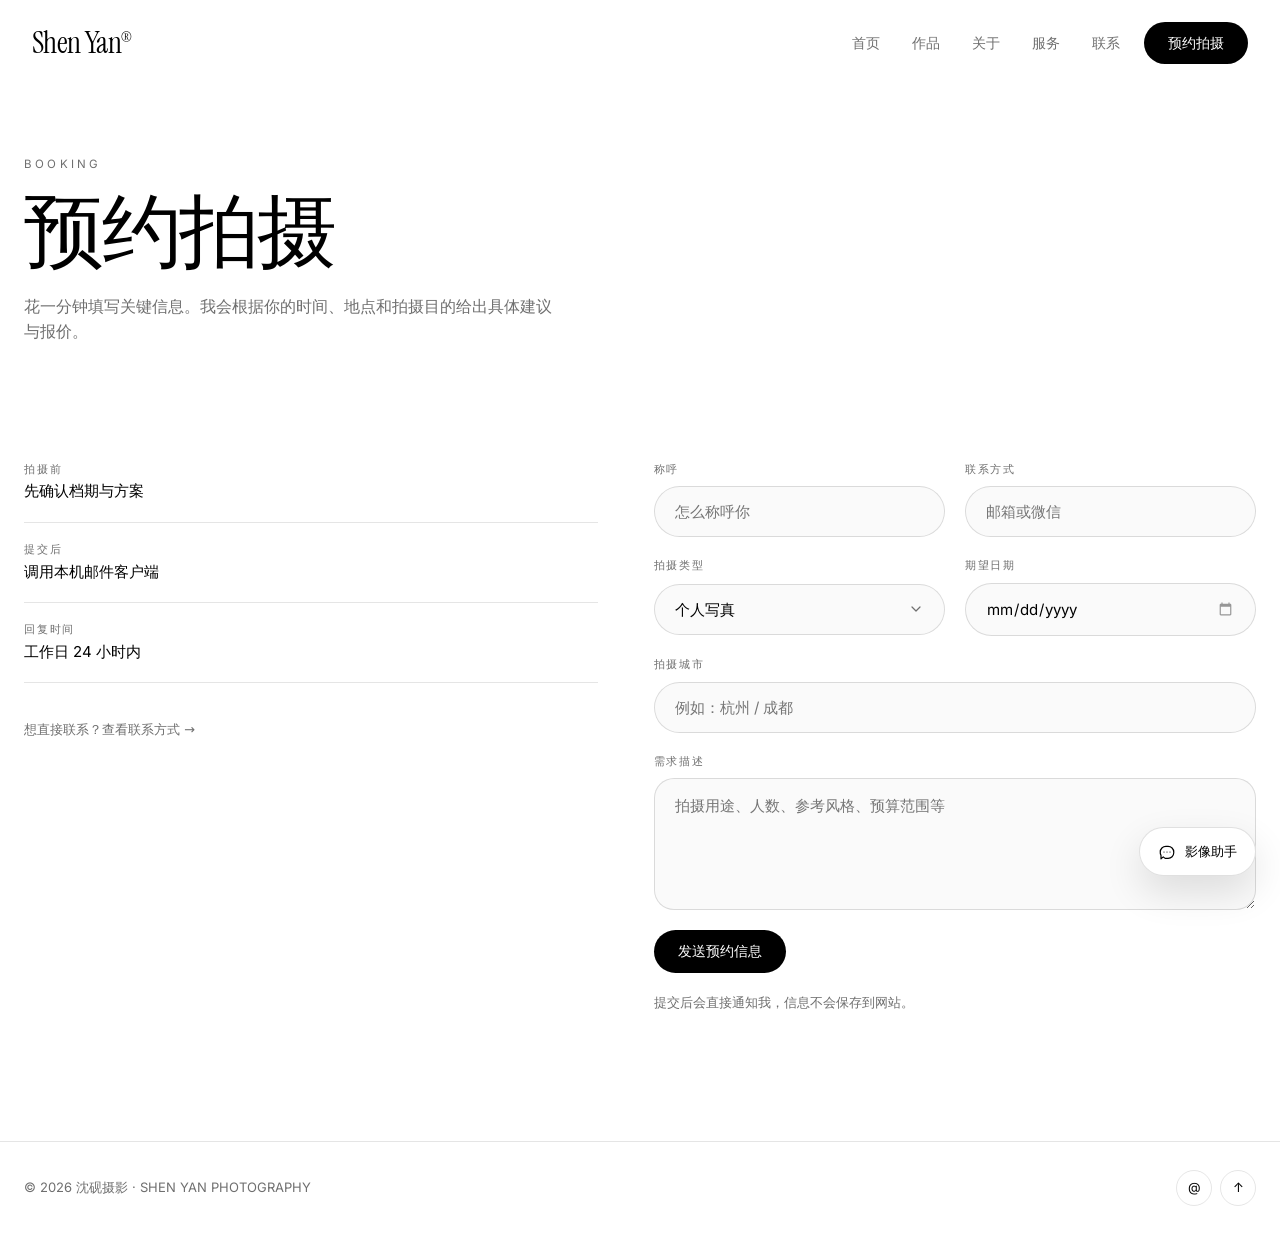
<file: photographer-portfolio/booking.html>
<!DOCTYPE html>
<html lang="zh-CN">
<head>
<meta charset="UTF-8" />
<meta name="viewport" content="width=device-width, initial-scale=1" />
<meta name="referrer" content="strict-origin-when-cross-origin" />
<title>预约拍摄 · 沈砚 SHEN YAN</title>
<meta name="description" content="向沈砚摄影发送拍摄预约信息。" />
<link rel="icon" href="favicon.ico" sizes="any" />
<link rel="icon" href="favicon.svg" type="image/svg+xml" />
<link rel="apple-touch-icon" href="apple-touch-icon.png" />
<meta property="og:type" content="website" />
<meta property="og:site_name" content="沈砚 SHEN YAN" />
<meta property="og:title" content="预约拍摄 · 沈砚 SHEN YAN" />
<meta property="og:description" content="向沈砚摄影发送拍摄预约信息。" />
<meta property="og:locale" content="zh_CN" />
<meta name="twitter:card" content="summary" />
<link rel="stylesheet" href="assets/fonts.css" />
<link rel="stylesheet" href="assets/cinematic.css" />
</head>
<body>
<header class="nav" id="nav">
  <div class="nav-inner">
    <a class="logo" href="index.html">Shen Yan<sup>&reg;</sup></a>
    <nav class="nav-menu" aria-label="主导航"><a href="index.html">首页</a><a href="work.html">作品</a><a href="about.html">关于</a><a href="services.html">服务</a><a href="contact.html">联系</a></nav>
    <a class="btn-pill nav-cta" href="booking.html" aria-current="page">预约拍摄</a>
    <button class="nav-toggle" id="navToggle" type="button" aria-label="打开菜单" aria-expanded="false" aria-controls="mobilePanel"><svg viewBox="0 0 24 24" fill="none" stroke="currentColor" stroke-width="1.8" stroke-linecap="round" aria-hidden="true"><path d="M4 7h16M4 12h16M4 17h16"/></svg></button>
  </div>
  <nav class="mobile-panel" id="mobilePanel" aria-label="移动导航"><a href="index.html">首页</a><a href="work.html">作品</a><a href="about.html">关于</a><a href="services.html">服务</a><a href="contact.html">联系</a><a class="mobile-cta" href="booking.html" aria-current="page">预约拍摄</a></nav>
</header>

<main id="top">
  <section class="page-head"><div class="container"><span class="eyebrow">Booking</span><h1>预约拍摄</h1><p class="page-head-desc">花一分钟填写关键信息。我会根据你的时间、地点和拍摄目的给出具体建议与报价。</p></div></section>
  <section class="section section--tight"><div class="container"><div class="contact">
    <div class="reveal"><div class="contact-row"><div><span>拍摄前</span><strong>先确认档期与方案</strong></div></div><div class="contact-row"><div><span>提交后</span><strong>调用本机邮件客户端</strong></div></div><div class="contact-row"><div><span>回复时间</span><strong>工作日 24 小时内</strong></div></div><div class="section-more"><a class="note" href="contact.html">想直接联系？查看联系方式 →</a></div></div>
    <form id="bookingForm" novalidate class="reveal">
      <div class="honeypot" aria-hidden="true"><label for="fWebsite">请勿填写此项</label><input id="fWebsite" name="website" type="text" tabindex="-1" autocomplete="off" /></div>
      <div class="form-row"><div class="field"><label for="fName">称呼</label><input id="fName" name="name" type="text" maxlength="40" autocomplete="name" placeholder="怎么称呼你" /></div><div class="field"><label for="fContact">联系方式</label><input id="fContact" name="contact" type="text" maxlength="120" autocomplete="email" placeholder="邮箱或微信" /></div></div>
      <div class="form-row"><div class="field"><label id="fTypeLabel">拍摄类型</label><div class="select-box" id="typeSelect"><button class="select-trigger" id="typeTrigger" type="button" aria-haspopup="listbox" aria-expanded="false" aria-labelledby="fTypeLabel"><span id="typeValue">个人写真</span><svg class="select-arrow" viewBox="0 0 24 24" fill="none" stroke="currentColor" stroke-width="1.8" stroke-linecap="round" stroke-linejoin="round" aria-hidden="true"><path d="m6 9 6 6 6-6"/></svg></button><ul class="select-menu" id="typeMenu" role="listbox" aria-labelledby="fTypeLabel"><li class="select-option" role="option" data-value="个人写真" aria-selected="true"><span>个人写真</span><svg class="select-check" viewBox="0 0 24 24" fill="none" stroke="currentColor" stroke-width="2" stroke-linecap="round" stroke-linejoin="round" aria-hidden="true"><path d="m5 13 4 4L19 7"/></svg></li><li class="select-option" role="option" data-value="商业拍摄" aria-selected="false"><span>商业拍摄</span><svg class="select-check" viewBox="0 0 24 24" fill="none" stroke="currentColor" stroke-width="2" stroke-linecap="round" stroke-linejoin="round" aria-hidden="true"><path d="m5 13 4 4L19 7"/></svg></li><li class="select-option" role="option" data-value="旅拍随行" aria-selected="false"><span>旅拍随行</span><svg class="select-check" viewBox="0 0 24 24" fill="none" stroke="currentColor" stroke-width="2" stroke-linecap="round" stroke-linejoin="round" aria-hidden="true"><path d="m5 13 4 4L19 7"/></svg></li><li class="select-option" role="option" data-value="活动现场" aria-selected="false"><span>活动现场</span><svg class="select-check" viewBox="0 0 24 24" fill="none" stroke="currentColor" stroke-width="2" stroke-linecap="round" stroke-linejoin="round" aria-hidden="true"><path d="m5 13 4 4L19 7"/></svg></li><li class="select-option" role="option" data-value="其他" aria-selected="false"><span>其他</span><svg class="select-check" viewBox="0 0 24 24" fill="none" stroke="currentColor" stroke-width="2" stroke-linecap="round" stroke-linejoin="round" aria-hidden="true"><path d="m5 13 4 4L19 7"/></svg></li></ul><input type="hidden" name="type" value="个人写真" /></div></div><div class="field"><label for="fDate">期望日期</label><input id="fDate" name="date" type="date" /></div></div>
      <div class="field"><label for="fCity">拍摄城市</label><input id="fCity" name="city" type="text" maxlength="80" autocomplete="address-level2" placeholder="例如：杭州 / 成都" /></div>
      <div class="field"><label for="fMsg">需求描述</label><textarea id="fMsg" name="message" maxlength="1000" placeholder="拍摄用途、人数、参考风格、预算范围等"></textarea></div>
      <button class="btn-pill booking-submit" type="submit">发送预约信息</button><p class="form-note" id="formNote">提交后会直接通知我，信息不会保存到网站。</p>
    </form>
  </div></div></section>
</main>

<footer><div class="container foot-inner"><span>© <span id="year"></span> 沈砚摄影 · SHEN YAN PHOTOGRAPHY</span><div class="social"><a href="mailto:hello@shenyan.photo" aria-label="发送邮件">@</a><a href="#top" aria-label="回到顶部">↑</a></div></div></footer>
<script src="assets/site.js"></script><script src="assets/cinematic.js"></script>
</body>
</html>
</file>
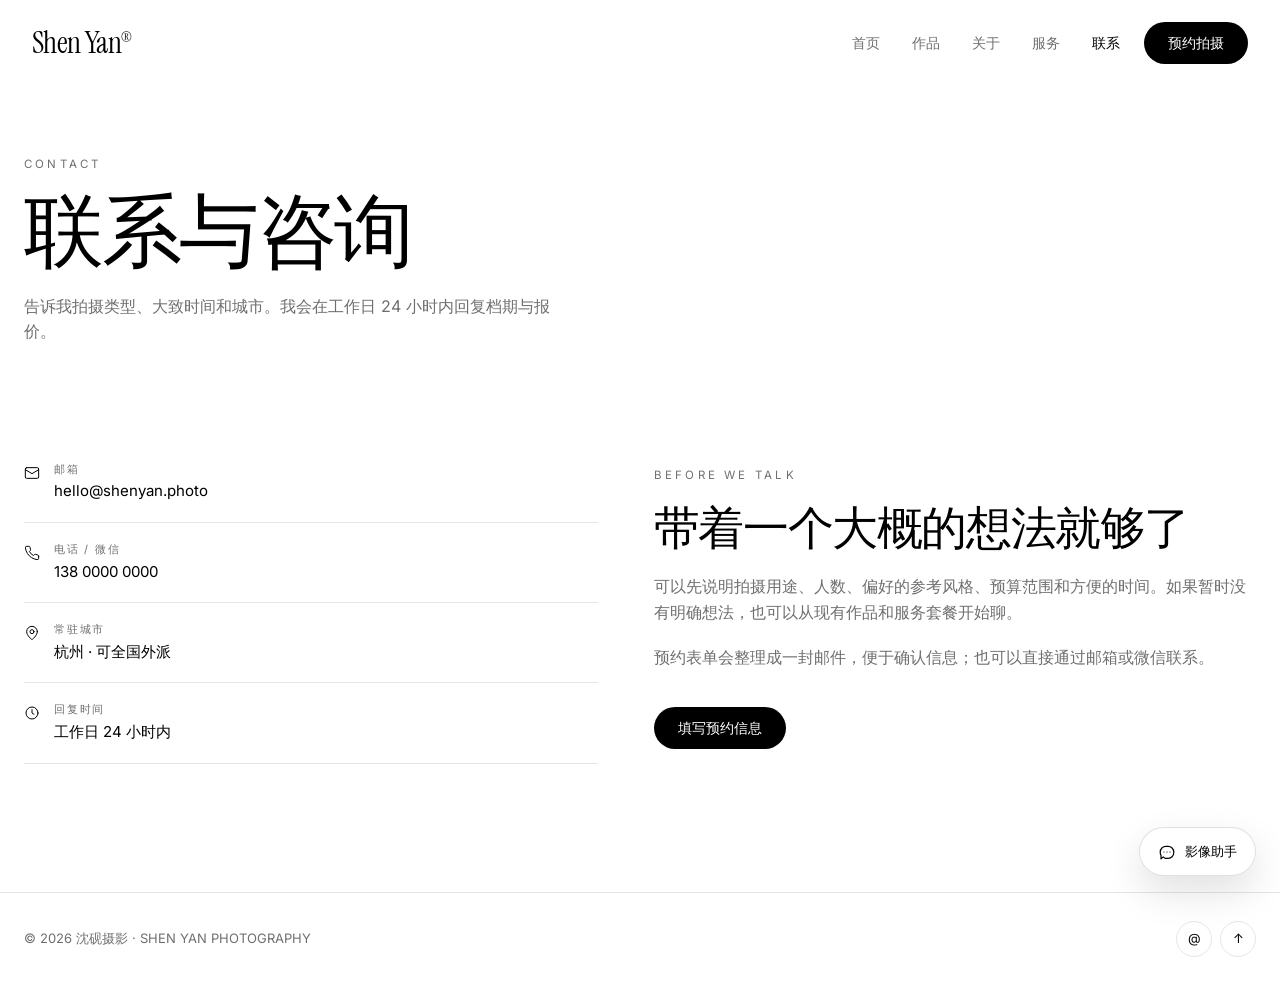
<file: photographer-portfolio/contact.html>
<!DOCTYPE html>
<html lang="zh-CN">
<head>
<meta charset="UTF-8" />
<meta name="viewport" content="width=device-width, initial-scale=1" />
<meta name="referrer" content="strict-origin-when-cross-origin" />
<title>联系 · 沈砚 SHEN YAN</title>
<meta name="description" content="联系沈砚摄影，咨询档期、报价与拍摄方案。" />
<link rel="icon" href="favicon.ico" sizes="any" />
<link rel="icon" href="favicon.svg" type="image/svg+xml" />
<link rel="apple-touch-icon" href="apple-touch-icon.png" />
<meta property="og:type" content="website" />
<meta property="og:site_name" content="沈砚 SHEN YAN" />
<meta property="og:title" content="联系 · 沈砚 SHEN YAN" />
<meta property="og:description" content="联系沈砚摄影，咨询档期、报价与拍摄方案。" />
<meta property="og:locale" content="zh_CN" />
<meta name="twitter:card" content="summary" />
<link rel="stylesheet" href="assets/fonts.css" />
<link rel="stylesheet" href="assets/cinematic.css" />
</head>
<body>
<header class="nav" id="nav">
  <div class="nav-inner">
    <a class="logo" href="index.html">Shen Yan<sup>&reg;</sup></a>
    <nav class="nav-menu" aria-label="主导航">
      <a href="index.html">首页</a><a href="work.html">作品</a><a href="about.html">关于</a><a href="services.html">服务</a><a href="contact.html" class="active" aria-current="page">联系</a>
    </nav>
    <a class="btn-pill nav-cta" href="booking.html">预约拍摄</a>
    <button class="nav-toggle" id="navToggle" type="button" aria-label="打开菜单" aria-expanded="false" aria-controls="mobilePanel"><svg viewBox="0 0 24 24" fill="none" stroke="currentColor" stroke-width="1.8" stroke-linecap="round" aria-hidden="true"><path d="M4 7h16M4 12h16M4 17h16"/></svg></button>
  </div>
  <nav class="mobile-panel" id="mobilePanel" aria-label="移动导航"><a href="index.html">首页</a><a href="work.html">作品</a><a href="about.html">关于</a><a href="services.html">服务</a><a href="contact.html" class="active" aria-current="page">联系</a><a class="mobile-cta" href="booking.html">预约拍摄</a></nav>
</header>

<main id="top">
  <section class="page-head"><div class="container"><span class="eyebrow">Contact</span><h1>联系与咨询</h1><p class="page-head-desc">告诉我拍摄类型、大致时间和城市。我会在工作日 24 小时内回复档期与报价。</p></div></section>
  <section class="section section--tight">
    <div class="container"><div class="contact">
      <div class="reveal">
        <div class="contact-row"><svg viewBox="0 0 24 24" fill="none" stroke="currentColor" stroke-width="1.5" stroke-linecap="round" stroke-linejoin="round" aria-hidden="true"><rect x="2" y="4" width="20" height="16" rx="2"/><path d="m2 7 10 6 10-6"/></svg><div><span>邮箱</span><strong>hello@shenyan.photo</strong></div></div>
        <div class="contact-row"><svg viewBox="0 0 24 24" fill="none" stroke="currentColor" stroke-width="1.5" stroke-linecap="round" stroke-linejoin="round" aria-hidden="true"><path d="M22 16.9v3a2 2 0 0 1-2.2 2 19.8 19.8 0 0 1-8.6-3.1 19.5 19.5 0 0 1-6-6A19.8 19.8 0 0 1 2.1 4.2 2 2 0 0 1 4.1 2h3a2 2 0 0 1 2 1.7c.1 1 .4 1.9.7 2.8a2 2 0 0 1-.5 2.1L8.1 9.8a16 16 0 0 0 6 6l1.2-1.2a2 2 0 0 1 2.1-.5c.9.3 1.8.6 2.8.7a2 2 0 0 1 1.8 2.1Z"/></svg><div><span>电话 / 微信</span><strong>138 0000 0000</strong></div></div>
        <div class="contact-row"><svg viewBox="0 0 24 24" fill="none" stroke="currentColor" stroke-width="1.5" stroke-linecap="round" stroke-linejoin="round" aria-hidden="true"><path d="M20 10c0 6-8 12-8 12s-8-6-8-12a8 8 0 0 1 16 0Z"/><circle cx="12" cy="10" r="3"/></svg><div><span>常驻城市</span><strong>杭州 · 可全国外派</strong></div></div>
        <div class="contact-row"><svg viewBox="0 0 24 24" fill="none" stroke="currentColor" stroke-width="1.5" stroke-linecap="round" stroke-linejoin="round" aria-hidden="true"><circle cx="12" cy="12" r="9"/><path d="M12 7v5l3 2"/></svg><div><span>回复时间</span><strong>工作日 24 小时内</strong></div></div>
      </div>
      <div class="about-body reveal"><span class="eyebrow">Before We Talk</span><h2>带着一个大概的想法就够了</h2><p>可以先说明拍摄用途、人数、偏好的参考风格、预算范围和方便的时间。如果暂时没有明确想法，也可以从现有作品和服务套餐开始聊。</p><p>预约表单会整理成一封邮件，便于确认信息；也可以直接通过邮箱或微信联系。</p><div class="section-more"><a class="btn-pill" href="booking.html">填写预约信息</a></div></div>
    </div></div>
  </section>
</main>

<footer><div class="container foot-inner"><span>© <span id="year"></span> 沈砚摄影 · SHEN YAN PHOTOGRAPHY</span><div class="social"><a href="mailto:hello@shenyan.photo" aria-label="发送邮件">@</a><a href="#top" aria-label="回到顶部">↑</a></div></div></footer>
<script src="assets/site.js"></script><script src="assets/cinematic.js"></script>
</body>
</html>
</file>
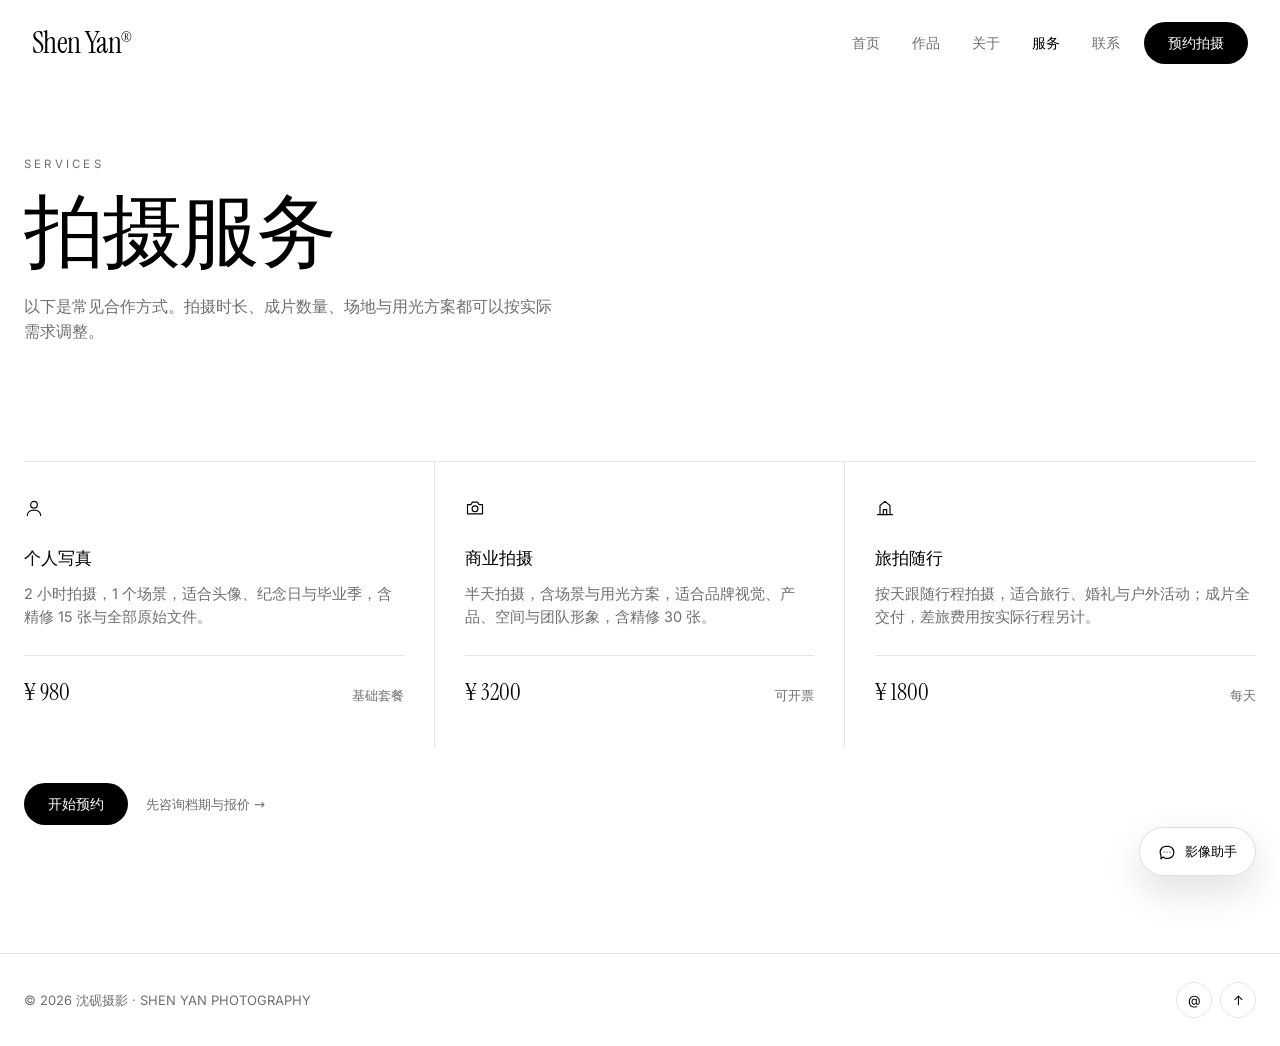
<file: photographer-portfolio/services.html>
<!DOCTYPE html>
<html lang="zh-CN">
<head>
<meta charset="UTF-8" />
<meta name="viewport" content="width=device-width, initial-scale=1" />
<meta name="referrer" content="strict-origin-when-cross-origin" />
<title>拍摄服务 · 沈砚 SHEN YAN</title>
<meta name="description" content="沈砚摄影的个人写真、商业拍摄与旅拍随行服务。" />
<link rel="icon" href="favicon.ico" sizes="any" />
<link rel="icon" href="favicon.svg" type="image/svg+xml" />
<link rel="apple-touch-icon" href="apple-touch-icon.png" />
<meta property="og:type" content="website" />
<meta property="og:site_name" content="沈砚 SHEN YAN" />
<meta property="og:title" content="拍摄服务 · 沈砚 SHEN YAN" />
<meta property="og:description" content="沈砚摄影的个人写真、商业拍摄与旅拍随行服务。" />
<meta property="og:locale" content="zh_CN" />
<meta name="twitter:card" content="summary" />
<link rel="stylesheet" href="assets/fonts.css" />
<link rel="stylesheet" href="assets/cinematic.css" />
</head>
<body>
<header class="nav" id="nav">
  <div class="nav-inner">
    <a class="logo" href="index.html">Shen Yan<sup>&reg;</sup></a>
    <nav class="nav-menu" aria-label="主导航">
      <a href="index.html">首页</a><a href="work.html">作品</a><a href="about.html">关于</a><a href="services.html" class="active" aria-current="page">服务</a><a href="contact.html">联系</a>
    </nav>
    <a class="btn-pill nav-cta" href="booking.html">预约拍摄</a>
    <button class="nav-toggle" id="navToggle" type="button" aria-label="打开菜单" aria-expanded="false" aria-controls="mobilePanel">
      <svg viewBox="0 0 24 24" fill="none" stroke="currentColor" stroke-width="1.8" stroke-linecap="round" aria-hidden="true"><path d="M4 7h16M4 12h16M4 17h16"/></svg>
    </button>
  </div>
  <nav class="mobile-panel" id="mobilePanel" aria-label="移动导航">
    <a href="index.html">首页</a><a href="work.html">作品</a><a href="about.html">关于</a><a href="services.html" class="active" aria-current="page">服务</a><a href="contact.html">联系</a><a class="mobile-cta" href="booking.html">预约拍摄</a>
  </nav>
</header>

<main id="top">
  <section class="page-head">
    <div class="container">
      <span class="eyebrow">Services</span>
      <h1>拍摄服务</h1>
      <p class="page-head-desc">以下是常见合作方式。拍摄时长、成片数量、场地与用光方案都可以按实际需求调整。</p>
    </div>
  </section>

  <section class="section section--tight">
    <div class="container">
      <div class="services">
        <article class="service reveal">
          <svg viewBox="0 0 24 24" fill="none" stroke="currentColor" stroke-width="1.4" stroke-linecap="round" stroke-linejoin="round" aria-hidden="true"><circle cx="12" cy="8" r="4"/><path d="M4 21c0-4 3.6-6.5 8-6.5s8 2.5 8 6.5"/></svg>
          <h3>个人写真</h3><p>2 小时拍摄，1 个场景，适合头像、纪念日与毕业季，含精修 15 张与全部原始文件。</p><div class="price"><b>¥ 980</b><small>基础套餐</small></div>
        </article>
        <article class="service reveal">
          <svg viewBox="0 0 24 24" fill="none" stroke="currentColor" stroke-width="1.4" stroke-linecap="round" stroke-linejoin="round" aria-hidden="true"><path d="M3 8h4l2-3h6l2 3h4v11H3z"/><circle cx="12" cy="13" r="3.5"/></svg>
          <h3>商业拍摄</h3><p>半天拍摄，含场景与用光方案，适合品牌视觉、产品、空间与团队形象，含精修 30 张。</p><div class="price"><b>¥ 3200</b><small>可开票</small></div>
        </article>
        <article class="service reveal">
          <svg viewBox="0 0 24 24" fill="none" stroke="currentColor" stroke-width="1.4" stroke-linecap="round" stroke-linejoin="round" aria-hidden="true"><path d="M3 20h18M6 20V9l6-5 6 5v11"/><path d="M10 20v-6h4v6"/></svg>
          <h3>旅拍随行</h3><p>按天跟随行程拍摄，适合旅行、婚礼与户外活动；成片全交付，差旅费用按实际行程另计。</p><div class="price"><b>¥ 1800</b><small>每天</small></div>
        </article>
      </div>
      <div class="section-more reveal">
        <a class="btn-pill" href="booking.html">开始预约</a>
        <a class="note" href="contact.html">先咨询档期与报价 →</a>
      </div>
    </div>
  </section>
</main>

<footer><div class="container foot-inner"><span>© <span id="year"></span> 沈砚摄影 · SHEN YAN PHOTOGRAPHY</span><div class="social"><a href="mailto:hello@shenyan.photo" aria-label="发送邮件">@</a><a href="#top" aria-label="回到顶部">↑</a></div></div></footer>
<script src="assets/site.js"></script>
<script src="assets/cinematic.js"></script>
</body>
</html>
</file>
<file: photographer-portfolio/assets/fonts.css>
/* ============================================================
   字体：本地自托管，不再依赖 Google Fonts CDN
   标题 Instrument Serif（静态 400）· 正文 Inter（可变字体 300-600）
   两者均为 SIL Open Font License 1.1
   版权声明与许可全文：fonts/OFL.txt
   来源与更新方式：fonts/README.txt
   ============================================================ */

/* ---------- Instrument Serif · 常规 ---------- */
@font-face{
  font-family:"Instrument Serif";
  font-style:normal;
  font-weight:400;
  font-display:swap;
  src:url("fonts/instrument-serif-400.woff2") format("woff2");
  unicode-range:U+0000-00FF,U+0131,U+0152-0153,U+02BB-02BC,U+02C6,U+02DA,U+02DC,U+0304,U+0308,U+0329,U+2000-206F,U+20AC,U+2122,U+2191,U+2193,U+2212,U+2215,U+FEFF,U+FFFD;
}
@font-face{
  font-family:"Instrument Serif";
  font-style:normal;
  font-weight:400;
  font-display:swap;
  src:url("fonts/instrument-serif-400-latin-ext.woff2") format("woff2");
  unicode-range:U+0100-02BA,U+02BD-02C5,U+02C7-02CC,U+02CE-02D7,U+02DD-02FF,U+0304,U+0308,U+0329,U+1D00-1DBF,U+1E00-1E9F,U+1EF2-1EFF,U+2020,U+20A0-20AB,U+20AD-20C0,U+2113,U+2C60-2C7F,U+A720-A7FF;
}

/* ---------- Instrument Serif · 斜体 ---------- */
@font-face{
  font-family:"Instrument Serif";
  font-style:italic;
  font-weight:400;
  font-display:swap;
  src:url("fonts/instrument-serif-italic-400.woff2") format("woff2");
  unicode-range:U+0000-00FF,U+0131,U+0152-0153,U+02BB-02BC,U+02C6,U+02DA,U+02DC,U+0304,U+0308,U+0329,U+2000-206F,U+20AC,U+2122,U+2191,U+2193,U+2212,U+2215,U+FEFF,U+FFFD;
}
@font-face{
  font-family:"Instrument Serif";
  font-style:italic;
  font-weight:400;
  font-display:swap;
  src:url("fonts/instrument-serif-italic-400-latin-ext.woff2") format("woff2");
  unicode-range:U+0100-02BA,U+02BD-02C5,U+02C7-02CC,U+02CE-02D7,U+02DD-02FF,U+0304,U+0308,U+0329,U+1D00-1DBF,U+1E00-1E9F,U+1EF2-1EFF,U+2020,U+20A0-20AB,U+20AD-20C0,U+2113,U+2C60-2C7F,U+A720-A7FF;
}

/* ---------- Inter · 可变字重 300-600（单文件覆盖四个字重） ---------- */
@font-face{
  font-family:"Inter";
  font-style:normal;
  font-weight:300 600;
  font-display:swap;
  src:url("fonts/inter-300-600.woff2") format("woff2");
  unicode-range:U+0000-00FF,U+0131,U+0152-0153,U+02BB-02BC,U+02C6,U+02DA,U+02DC,U+0304,U+0308,U+0329,U+2000-206F,U+20AC,U+2122,U+2191,U+2193,U+2212,U+2215,U+FEFF,U+FFFD;
}
@font-face{
  font-family:"Inter";
  font-style:normal;
  font-weight:300 600;
  font-display:swap;
  src:url("fonts/inter-300-600-latin-ext.woff2") format("woff2");
  unicode-range:U+0100-02BA,U+02BD-02C5,U+02C7-02CC,U+02CE-02D7,U+02DD-02FF,U+0304,U+0308,U+0329,U+1D00-1DBF,U+1E00-1E9F,U+1EF2-1EFF,U+2020,U+20A0-20AB,U+20AD-20C0,U+2113,U+2C60-2C7F,U+A720-A7FF;
}
</file>
<file: photographer-portfolio/assets/cinematic.css>
/* ============================================================
   电影感浅色主题
   标题：Instrument Serif   正文：Inter
   ============================================================ */
:root{
  --bg:#FFFFFF;
  --ink:#000000;
  --muted:#6F6F6F;
  --line:rgba(0,0,0,.10);
  --serif:"Instrument Serif","Iowan Old Style","Palatino Linotype",Georgia,"Songti SC",serif;
  --sans:"Inter","PingFang SC","Hiragino Sans GB","Microsoft YaHei",system-ui,-apple-system,"Segoe UI",sans-serif;
  --ease-out:cubic-bezier(.16,1,.3,1);
  --shell:1280px;
}

*,*::before,*::after{box-sizing:border-box}
html{scroll-behavior:smooth}
body{
  margin:0;background:var(--bg);color:var(--ink);
  font-family:var(--sans);font-size:16px;line-height:1.6;
  -webkit-font-smoothing:antialiased;overflow-x:hidden;
}
img,video{display:block;max-width:100%}
button{font:inherit;color:inherit;background:none;border:0;cursor:pointer}
a{color:inherit;text-decoration:none}
h1,h2,h3{margin:0;font-weight:400;letter-spacing:0}

.container{width:100%;max-width:var(--shell);margin:0 auto;padding:0 24px}
.eyebrow{font-size:11.5px;letter-spacing:.28em;text-transform:uppercase;color:var(--muted)}
.note{font-size:13px;color:var(--muted)}

/* ============================================================
   入场动画
   ============================================================ */
@keyframes fade-rise{
  from{opacity:0;transform:translateY(20px)}
  to{opacity:1;transform:translateY(0)}
}
.animate-fade-rise{animation:fade-rise .8s var(--ease-out) both}
.animate-fade-rise-delay{animation:fade-rise .8s var(--ease-out) .2s both}
.animate-fade-rise-delay-2{animation:fade-rise .8s var(--ease-out) .4s both}

.reveal{opacity:0;transform:translateY(20px);transition:opacity .8s var(--ease-out),transform .8s var(--ease-out)}
.reveal.in{opacity:1;transform:none}

/* ============================================================
   按钮
   ============================================================ */
.btn-pill{
  display:inline-flex;align-items:center;justify-content:center;gap:8px;
  border-radius:999px;padding:10px 24px;font-size:14px;
  background:var(--ink);color:#FFFFFF;
  transition:transform .3s var(--ease-out),background .3s var(--ease-out);
}
.btn-pill:hover,.btn-pill:focus-visible{transform:scale(1.03)}
.btn-pill svg{width:15px;height:15px}

/* ============================================================
   导航
   ============================================================ */
.nav{position:fixed;top:0;left:0;right:0;z-index:50;transition:background .4s var(--ease-out),box-shadow .4s var(--ease-out)}
.nav.scrolled{background:rgba(255,255,255,.86);box-shadow:0 1px 0 var(--line);
  -webkit-backdrop-filter:blur(14px);backdrop-filter:blur(14px)}
.nav-inner{
  display:flex;justify-content:space-between;align-items:center;gap:24px;
  padding:22px 32px;max-width:var(--shell);margin:0 auto;
}
.logo{font-family:var(--serif);font-size:30px;line-height:1;letter-spacing:-.02em;white-space:nowrap}
.logo sup{font-size:.42em;vertical-align:super;letter-spacing:0}

.nav-menu{display:flex;align-items:center;gap:32px;margin-left:auto}
.nav-menu a{font-size:14px;color:var(--muted);transition:color .25s var(--ease-out)}
.nav-menu a:hover,.nav-menu a:focus-visible{color:var(--ink)}
.nav-menu a.active{color:var(--ink)}

.nav-toggle{display:none;width:40px;height:40px;place-items:center;border-radius:999px;margin-left:4px}
.nav-toggle svg{width:20px;height:20px}
.mobile-panel{display:none;flex-direction:column;padding:8px 24px 20px;background:rgba(255,255,255,.96);
  -webkit-backdrop-filter:blur(14px);backdrop-filter:blur(14px);border-top:1px solid var(--line)}
.mobile-panel a{padding:12px 4px;font-size:15px;color:var(--muted);border-bottom:1px solid var(--line)}
.mobile-panel a:hover{color:var(--ink)}
.mobile-panel .mobile-cta{color:var(--ink);font-weight:500;border-bottom:0}
.nav.open .mobile-panel{display:flex}

/* ============================================================
   首屏：视频背景
   ============================================================ */
.hero{position:relative;min-height:100vh;width:100%;overflow:hidden}

.hero-video-wrap{
  position:absolute;left:0;right:0;bottom:0;top:300px;z-index:0;overflow:hidden;
  background:linear-gradient(150deg,#e9e6e1 0%,#d8d3cd 48%,#c9c3bc 100%);
  -webkit-mask-image:linear-gradient(180deg,transparent 0,#000 110px);
  mask-image:linear-gradient(180deg,transparent 0,#000 110px);
}
.hero-video{width:100%;height:100%;object-fit:cover;opacity:1;will-change:opacity}

.hero-overlay{
  position:absolute;inset:0;z-index:1;pointer-events:none;
  background:linear-gradient(180deg,#FFFFFF 0%,rgba(255,255,255,0) 42%,rgba(255,255,255,0) 54%,#FFFFFF 100%);
}

.hero-content{
  position:relative;z-index:10;min-height:100vh;
  display:flex;flex-direction:column;align-items:center;justify-content:center;text-align:center;
  padding:calc(8rem - 75px) 24px 10rem;
}
.hero h1{
  font-family:var(--serif);font-size:clamp(2.75rem,7.5vw,6rem);
  line-height:.95;letter-spacing:-2.46px;max-width:var(--shell);
}
.hero h1 em{font-style:italic;color:var(--muted)}
.hero-desc{
  font-size:1rem;line-height:1.7;color:var(--muted);
  max-width:42rem;margin:32px 0 0;
}
.hero-cta{margin-top:48px;padding:20px 56px;font-size:1rem}

/* ============================================================
   内容区块
   ============================================================ */
.section{position:relative;padding:clamp(76px,10vw,132px) 0}
.section-head{max-width:62ch}
.section-head h2{
  font-family:var(--serif);font-size:clamp(2rem,4.4vw,3.4rem);
  line-height:1.05;letter-spacing:-.03em;margin-top:18px;
}
.section-head .lead{color:var(--muted);margin:18px 0 0}
.section-more{display:flex;align-items:center;gap:18px;flex-wrap:wrap;margin-top:36px}

/* ---------- 作品 ---------- */
.gallery{column-count:3;column-gap:20px;margin-top:46px}
.tile{
  position:relative;break-inside:avoid;margin:0 0 20px;overflow:hidden;
  border-radius:2px;background:#EFEDEA;cursor:zoom-in;
}
.tile img{width:100%;height:100%;object-fit:cover;transition:transform .8s var(--ease-out)}
.tile:hover img,.tile:focus-visible img{transform:scale(1.04)}
.tile:focus-visible{outline:2px solid var(--ink);outline-offset:2px}
.tile-meta{
  position:absolute;left:0;right:0;bottom:0;padding:16px;color:#fff;
  display:flex;align-items:center;justify-content:space-between;gap:12px;
  background:linear-gradient(180deg,rgba(0,0,0,0),rgba(0,0,0,.58));
  opacity:0;transition:opacity .4s var(--ease-out);
}
.tile:hover .tile-meta,.tile:focus-visible .tile-meta{opacity:1}
.tile-meta strong{display:block;font-size:14px;font-weight:500}
.tile-meta small{font-size:11.5px;opacity:.76}
.tile-meta .cat{font-size:10.5px;letter-spacing:.16em;text-transform:uppercase;
  border:1px solid rgba(255,255,255,.55);border-radius:999px;padding:3px 10px;flex-shrink:0}
.r-45{aspect-ratio:4/5}
.r-23{aspect-ratio:2/3}
.r-11{aspect-ratio:1/1}
.r-32{aspect-ratio:3/2}
.r-169{aspect-ratio:16/9}
.r-34{aspect-ratio:3/4}

/* ---------- 关于 ---------- */
.about{display:grid;grid-template-columns:minmax(0,.9fr) minmax(0,1fr);gap:64px;align-items:center}
.about-figure{margin:0;overflow:hidden;border-radius:2px;background:#EFEDEA}
.about-figure img{width:100%;aspect-ratio:4/5;object-fit:cover}
.about-figure figcaption{font-size:12px;color:var(--muted);margin-top:12px}
.about-body h2{
  font-family:var(--serif);font-size:clamp(1.9rem,3.6vw,3rem);
  line-height:1.08;letter-spacing:-.03em;margin:18px 0 0;
}
.about-body p{color:var(--muted);margin:20px 0 0}
.about-list{
  list-style:none;padding:0;margin:38px 0 0;display:grid;grid-template-columns:1fr 1fr;
  border-top:1px solid var(--line);border-left:1px solid var(--line);
}
.about-list li{padding:20px 22px;border-right:1px solid var(--line);border-bottom:1px solid var(--line)}
.about-list b{display:block;font-family:var(--serif);font-size:1.35rem;font-weight:400;margin-bottom:2px}
.about-list small{color:var(--muted);font-size:12.5px}

/* ---------- 服务 ---------- */
.services{display:grid;grid-template-columns:repeat(3,minmax(0,1fr));margin-top:52px;border-top:1px solid var(--line)}
.service{padding:36px 30px;border-right:1px solid var(--line)}
.service:first-child{padding-left:0}
.service:last-child{border-right:0;padding-right:0}
.service svg{width:20px;height:20px;margin-bottom:20px}
.service h3{font-size:1.05rem;font-weight:500;margin-bottom:10px}
.service p{color:var(--muted);font-size:14.5px;margin:0}
.service .price{display:flex;align-items:baseline;justify-content:space-between;gap:12px;
  margin-top:26px;padding-top:18px;border-top:1px solid var(--line)}
.service .price b{font-family:var(--serif);font-size:1.45rem;font-weight:400}
.service .price small{color:var(--muted);font-size:12.5px}

/* ---------- 联系 ---------- */
.contact{display:grid;grid-template-columns:minmax(0,1fr) minmax(0,1.05fr);gap:56px;margin-top:52px;align-items:start}
.contact-row{display:flex;gap:14px;align-items:flex-start;padding:18px 0;border-bottom:1px solid var(--line)}
.contact-row:first-child{padding-top:0}
.contact-row svg{width:16px;height:16px;margin-top:4px;flex-shrink:0}
.contact-row span{display:block;font-size:11px;letter-spacing:.16em;text-transform:uppercase;color:var(--muted)}
.contact-row strong{font-weight:400;font-size:15px}

form{display:grid;gap:20px}
.field{display:grid;gap:8px}
.field label{font-size:11px;letter-spacing:.16em;text-transform:uppercase;color:var(--muted)}
/* 圆角输入控件：细描边 + 极淡底色 + 聚焦光圈 */
.field input,.field textarea,.field select{
  width:100%;padding:14px 20px;
  border:1px solid rgba(0,0,0,.13);border-radius:999px;
  background:rgba(0,0,0,.02);color:var(--ink);
  font:inherit;font-size:15px;line-height:1.4;
  transition:border-color .25s var(--ease-out),background .25s var(--ease-out),box-shadow .25s var(--ease-out);
}
.field select{-webkit-appearance:none;appearance:none}
.field textarea{min-height:132px;padding:16px 20px;border-radius:20px;resize:vertical}
.field input:hover,.field textarea:hover,.field select:hover{
  border-color:rgba(0,0,0,.26);background:rgba(0,0,0,.032);
}
.field input:focus,.field textarea:focus,.field select:focus{
  outline:none;border-color:var(--ink);background:#FFFFFF;
  box-shadow:0 0 0 3px rgba(0,0,0,.055),0 10px 26px rgba(0,0,0,.07);
}

/* 下拉框：自定义组件，才能做出圆角与统一的展开层 */
.field input[type="hidden"]{display:none}
.select-box{position:relative}
.select-trigger{
  width:100%;display:flex;align-items:center;justify-content:space-between;gap:12px;
  padding:14px 20px;text-align:left;cursor:pointer;
  border:1px solid rgba(0,0,0,.13);border-radius:999px;
  background:rgba(0,0,0,.02);color:var(--ink);font:inherit;font-size:15px;line-height:1.4;
  transition:border-color .25s var(--ease-out),background .25s var(--ease-out),box-shadow .25s var(--ease-out);
}
.select-trigger:hover{border-color:rgba(0,0,0,.26);background:rgba(0,0,0,.032)}
.select-trigger:focus-visible{outline:none}
.select-box.open .select-trigger,
.select-trigger:focus-visible{
  border-color:var(--ink);background:#FFFFFF;
  box-shadow:0 0 0 3px rgba(0,0,0,.055),0 10px 26px rgba(0,0,0,.07);
}
.select-arrow{
  width:16px;height:16px;flex:none;color:var(--muted);
  transition:transform .3s var(--ease-out),color .25s var(--ease-out);
}
.select-trigger:hover .select-arrow{color:var(--ink)}
.select-box.open .select-arrow{transform:rotate(180deg);color:var(--ink)}

.select-menu{
  position:absolute;left:0;right:0;top:calc(100% + 8px);z-index:30;
  margin:0;padding:6px;list-style:none;max-height:288px;overflow:auto;
  background:#FFFFFF;border:1px solid rgba(0,0,0,.1);border-radius:18px;
  box-shadow:0 20px 48px rgba(0,0,0,.14),0 2px 8px rgba(0,0,0,.05);
  opacity:0;visibility:hidden;transform:translateY(-6px);
  transition:opacity .22s var(--ease-out),transform .22s var(--ease-out),visibility .22s;
}
.select-box.open .select-menu{opacity:1;visibility:visible;transform:none}
.select-option{
  display:flex;align-items:center;justify-content:space-between;gap:10px;
  padding:11px 16px;border-radius:12px;font-size:14.5px;color:var(--ink);cursor:pointer;
  transition:background .18s var(--ease-out);
}
.select-option:hover,.select-option.is-active{background:rgba(0,0,0,.05)}
.select-option[aria-selected="true"]{font-weight:500}
.select-check{
  width:15px;height:15px;flex:none;color:var(--ink);
  opacity:0;transform:scale(.7);
  transition:opacity .2s var(--ease-out),transform .2s var(--ease-out);
}
.select-option[aria-selected="true"] .select-check{opacity:1;transform:none}

/* 日期框的原生图标压淡，聚焦时再亮起 */
.field input[type="date"]::-webkit-calendar-picker-indicator{
  opacity:.4;cursor:pointer;transition:opacity .25s var(--ease-out);
}
.field input[type="date"]:hover::-webkit-calendar-picker-indicator{opacity:.8}
.form-row{display:grid;grid-template-columns:1fr 1fr;gap:20px}
.form-note{font-size:12.5px;color:var(--muted);margin:0}

/* 蜜罐字段：真人看不见、也不参与布局，只有机器人会填 */
.honeypot{position:absolute;left:-9999px;width:1px;height:1px;overflow:hidden}

/* ---------- 页脚 ---------- */
footer{border-top:1px solid var(--line);padding:28px 0}
.foot-inner{display:flex;align-items:center;justify-content:space-between;gap:16px;flex-wrap:wrap;
  font-size:13px;color:var(--muted)}
.social{display:flex;gap:8px}
.social a{width:36px;height:36px;border-radius:999px;border:1px solid var(--line);
  display:grid;place-items:center;color:var(--ink);transition:transform .3s var(--ease-out)}
.social a:hover{transform:translateY(-2px)}
.social svg{width:16px;height:16px}

/* ---------- 灯箱 ---------- */
.lightbox{
  position:fixed;inset:0;z-index:100;display:none;align-items:center;justify-content:center;
  padding:clamp(14px,4vw,44px);background:rgba(255,255,255,.94);
  -webkit-backdrop-filter:blur(18px);backdrop-filter:blur(18px);
}
.lightbox.open{display:flex}
.lb-stage{width:100%;max-width:1100px;display:flex;flex-direction:column;align-items:center;gap:16px}
.lb-frame{position:relative;max-width:100%;overflow:hidden;border-radius:2px;background:#EFEDEA}
.lb-frame img{max-height:70vh;width:auto;max-width:100%;object-fit:contain}
.lb-bar{width:100%;display:flex;align-items:center;justify-content:space-between;gap:16px}
.lb-bar h3{font-family:var(--serif);font-size:1.25rem}
.lb-bar small{color:var(--muted);font-size:12px;letter-spacing:.06em}
.lb-nav{display:flex;align-items:center;gap:10px;flex-shrink:0}
.lb-icon{width:42px;height:42px;border-radius:999px;border:1px solid var(--line);
  background:#fff;display:grid;place-items:center;transition:transform .3s var(--ease-out)}
.lb-icon:hover{transform:scale(1.05)}
.lb-icon svg{width:18px;height:18px}
.lb-close{position:absolute;top:12px;right:12px;z-index:3}
.lb-counter{font-size:12px;color:var(--muted);letter-spacing:.1em;font-variant-numeric:tabular-nums}

/* ============================================================
   响应式
   ============================================================ */
@media(max-width:1040px){
  .gallery{column-count:2}
  .about,.contact{grid-template-columns:1fr;gap:40px}
  .about-figure{max-width:520px}
  .services{grid-template-columns:1fr;border-top:0}
  .service{padding:28px 0;border-right:0;border-top:1px solid var(--line)}
  .service:first-child{padding-top:28px}
}
@media(max-width:900px){
  .nav-menu{display:none}
  .nav-cta{display:none}
  .nav-toggle{display:grid;margin-left:auto}
  .nav-inner{padding:16px 20px}
}
@media(max-width:640px){
  .container{padding:0 20px}
  .gallery{column-count:1;column-gap:0}
  .tile{margin-bottom:16px}
  .tile-meta{opacity:1}
  .about-list{grid-template-columns:1fr}
  .form-row{grid-template-columns:1fr}
  .hero-content{padding:calc(8rem - 90px) 20px 8rem}
  .hero-cta{padding:17px 44px}
  .hero-video-wrap{top:220px}
  .lb-frame img{max-height:56vh}
  .lb-bar{flex-direction:column;align-items:flex-start}
}
@media(prefers-reduced-motion:reduce){
  *{animation-duration:.001ms !important;animation-iteration-count:1 !important;
    transition-duration:.001ms !important;scroll-behavior:auto !important}
  .reveal{opacity:1;transform:none}
  .tree-trunk,.tree-branch,.photo-leaf{animation:none;opacity:1;transform:none}
}

/* ============================================================
   作品页专用：页头与筛选
   ============================================================ */
.page-head{padding:150px 0 0}
.back-link{
  display:flex;width:fit-content;align-items:center;gap:8px;margin-bottom:34px;
  font-size:13.5px;color:var(--muted);transition:color .25s var(--ease-out);
}
.back-link:hover{color:var(--ink)}
.back-link svg{width:15px;height:15px}
.page-head h1{
  font-family:var(--serif);font-size:clamp(2.6rem,7vw,5rem);
  line-height:1;letter-spacing:-.03em;margin-top:16px;
}
.page-head-desc{color:var(--muted);max-width:54ch;margin:22px 0 0}
.page-head-meta{display:flex;flex-wrap:wrap;gap:10px 26px;margin-top:30px;color:var(--muted);font-size:13px}
.section--tight{padding-top:clamp(44px,5vw,68px)}

.filters{display:flex;flex-wrap:wrap;gap:10px}
.chip{
  border-radius:999px;padding:9px 20px;font-size:13.5px;color:var(--muted);
  border:1px solid var(--line);background:transparent;
  transition:color .25s var(--ease-out),border-color .25s var(--ease-out),background .25s var(--ease-out);
}
.chip:hover{color:var(--ink);border-color:rgba(0,0,0,.3)}
.chip[aria-pressed="true"]{background:var(--ink);border-color:var(--ink);color:#FFFFFF}

@media(max-width:900px){
  .page-head{padding:118px 0 0}
}

/* ============================================================
   交互细节
   ============================================================ */
/* 图块与服务卡片按序号错位入场 */
.reveal{transition-delay:calc(var(--i, 0) * 55ms)}
.service:nth-child(2){--i:1}
.service:nth-child(3){--i:2}

/* 锚点跳转要避开固定导航 */
#work,#about,#services,#contact{scroll-margin-top:84px}

/* 首屏文字层，滚动时整体淡出 */
.hero-copy{
  display:flex;flex-direction:column;align-items:center;width:100%;
  will-change:opacity,transform;
}

/* 灯箱换图过渡 */
.lb-frame img{transition:opacity .28s var(--ease-out)}

/* 表单校验 */
.field.has-error input,.field.has-error textarea,.field.has-error select,
.field.has-error .select-trigger{
  border-color:#B4451F;background:rgba(180,69,31,.035);
}
.field.has-error input:focus,.field.has-error textarea:focus,.field.has-error select:focus{
  box-shadow:0 0 0 3px rgba(180,69,31,.13);
}
.field-error{margin:7px 0 0;font-size:12px;line-height:1.5;color:#B4451F}
.booking-submit{justify-self:start}
.btn-pill:disabled{opacity:.55;cursor:not-allowed;transform:none}

/* ---------- 影像助手 ---------- */
.photo-assistant{position:fixed;right:24px;bottom:24px;z-index:80;font-family:var(--sans)}
.assistant-launch{
  display:inline-flex;align-items:center;gap:9px;padding:13px 18px;border:1px solid rgba(0,0,0,.12);border-radius:999px;
  background:rgba(255,255,255,.88);color:var(--ink);box-shadow:0 16px 38px rgba(0,0,0,.12);
  -webkit-backdrop-filter:blur(16px);backdrop-filter:blur(16px);font-size:13px;
  transition:transform .3s var(--ease-out),box-shadow .3s var(--ease-out),background .3s var(--ease-out)
}
.assistant-launch:hover,.assistant-launch:focus-visible{transform:translateY(-3px);background:#fff;box-shadow:0 20px 44px rgba(0,0,0,.17);outline:none}
.assistant-launch svg{width:18px;height:18px}
.assistant-panel{
  position:absolute;right:0;bottom:58px;width:min(360px,calc(100vw - 32px));height:480px;display:flex;flex-direction:column;overflow:hidden;
  border:1px solid rgba(0,0,0,.12);border-radius:24px;background:rgba(255,255,255,.94);
  box-shadow:0 28px 72px rgba(0,0,0,.18),0 4px 14px rgba(0,0,0,.06);
  -webkit-backdrop-filter:blur(20px);backdrop-filter:blur(20px);
  opacity:0;visibility:hidden;transform:translateY(12px) scale(.97);transform-origin:bottom right;pointer-events:none;
  transition:opacity .3s var(--ease-out),transform .3s var(--ease-out),visibility .3s
}
.photo-assistant.is-open .assistant-panel{opacity:1;visibility:visible;transform:none;pointer-events:auto}
.assistant-head{display:flex;align-items:center;justify-content:space-between;padding:18px 18px 15px;border-bottom:1px solid var(--line)}
.assistant-head strong{display:block;font-family:var(--serif);font-size:22px;font-weight:400;line-height:1}
.assistant-head small{display:block;margin-top:5px;font-size:11px;letter-spacing:.12em;color:var(--muted)}
.assistant-close{width:28px;height:28px;border-radius:50%;font-size:24px;line-height:1;color:var(--muted);display:grid;place-items:center;transition:background .2s,color .2s}
.assistant-close:hover,.assistant-close:focus-visible{background:rgba(0,0,0,.06);color:var(--ink);outline:none}
.assistant-messages{flex:1;display:flex;flex-direction:column;gap:10px;overflow-y:auto;padding:18px}
.assistant-message{max-width:86%;padding:10px 13px;border-radius:16px;font-size:13px;line-height:1.6;white-space:pre-wrap}
.assistant-message.assistant{align-self:flex-start;border:1px solid rgba(0,0,0,.07);border-top-left-radius:6px;background:#f4f4f1;color:#303530}
.assistant-message.user{align-self:flex-end;border-top-right-radius:6px;background:#182b1d;color:#fff}
.assistant-quick{display:flex;gap:7px;overflow-x:auto;padding:0 18px 12px}
.assistant-quick button{flex:none;border:1px solid rgba(0,0,0,.12);border-radius:999px;padding:7px 11px;color:var(--muted);font-size:11px;background:#fff;transition:color .2s,border-color .2s,background .2s}
.assistant-quick button:hover,.assistant-quick button:focus-visible{border-color:#536d55;color:#263d2a;background:#f0f4ed;outline:none}
.assistant-form{display:flex;align-items:center;gap:8px;padding:12px;border-top:1px solid var(--line);background:rgba(255,255,255,.7)}
.assistant-form input{min-width:0;flex:1;border:1px solid rgba(0,0,0,.12);border-radius:999px;padding:11px 14px;background:#fff;color:var(--ink);font:inherit;font-size:13px;outline:none}
.assistant-form input:focus{border-color:#526c54;box-shadow:0 0 0 3px rgba(82,108,84,.12)}
.assistant-form button{width:38px;height:38px;display:grid;place-items:center;border-radius:50%;background:#182b1d;color:#fff;transition:transform .25s var(--ease-out),background .25s}
.assistant-form button:hover,.assistant-form button:focus-visible{transform:scale(1.05);background:#294832;outline:none}
.assistant-form svg{width:17px;height:17px}

@media(max-width:640px){
  .photo-assistant{right:16px;bottom:16px}
  .assistant-launch{padding:12px 15px}
  .assistant-launch span{display:none}
  .assistant-panel{bottom:54px;width:min(360px,calc(100vw - 32px));height:min(470px,calc(100svh - 112px))}
}

@media(prefers-reduced-motion:reduce){
  .assistant-launch,.assistant-panel,.assistant-close,.assistant-quick button,.assistant-form button{transition-duration:.001ms}
}
</file>
